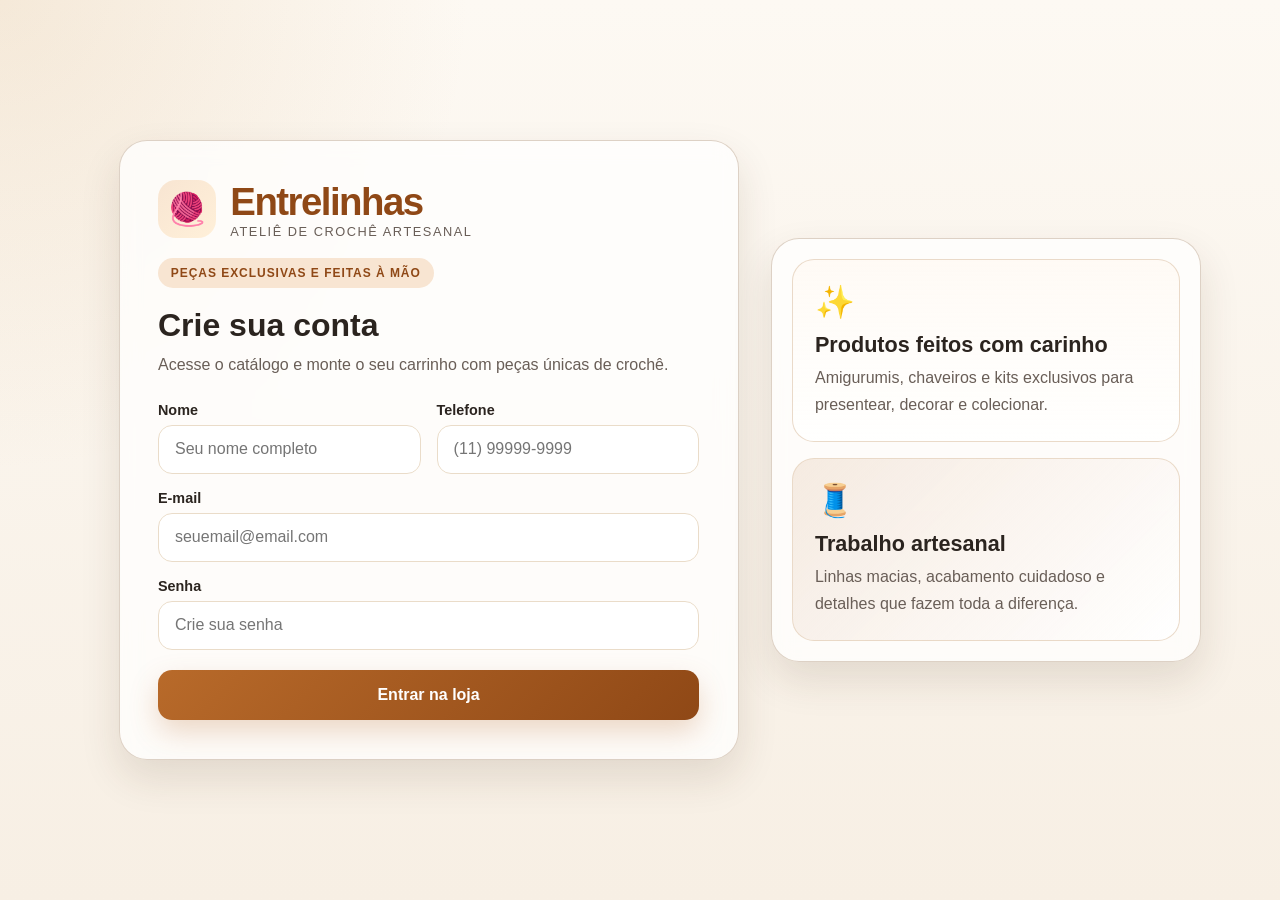
<file: src/Front/index.html>
<!DOCTYPE html>
<html lang="pt-BR">
<head>
  <meta charset="UTF-8" />
  <meta name="viewport" content="width=device-width, initial-scale=1.0" />
  <title>Entrelinhas | Loja de Crochê</title>
  <link rel="stylesheet" href="style.css" />
</head>
<body>
  <div id="tela-login" class="tela-login">
    <div class="panel-login">
      <div class="brand-box">
        <span class="brand-mark">🧶</span>
        <div>
          <h1>Entrelinhas</h1>
          <p>Ateliê de crochê artesanal</p>
        </div>
      </div>

      <div class="login-badge">Peças exclusivas e feitas à mão</div>

      <h2>Crie sua conta</h2>
      <p class="subtitulo">Acesse o catálogo e monte o seu carrinho com peças únicas de crochê.</p>

      <form id="form-login" class="form-login">
        <div class="campo-duplo">
          <div class="campo">
            <label for="nome-login">Nome</label>
            <input id="nome-login" type="text" placeholder="Seu nome completo" required />
          </div>

          <div class="campo">
            <label for="telefone-login">Telefone</label>
            <input id="telefone-login" type="tel" placeholder="(11) 99999-9999" required />
          </div>
        </div>

        <div class="campo">
          <label for="email-login">E-mail</label>
          <input id="email-login" type="email" placeholder="seuemail@email.com" required />
        </div>

        <div class="campo">
          <label for="senha-login">Senha</label>
          <input id="senha-login" type="password" placeholder="Crie sua senha" required />
        </div>

        <button type="submit" class="btn-login">Entrar na loja</button>
      </form>
    </div>

    <div class="login-arte">
      <div class="arte-card">
        <span class="arte-icone">✨</span>
        <h3>Produtos feitos com carinho</h3>
        <p>Amigurumis, chaveiros e kits exclusivos para presentear, decorar e colecionar.</p>
      </div>
      <div class="arte-card destaque">
        <span class="arte-icone">🧵</span>
        <h3>Trabalho artesanal</h3>
        <p>Linhas macias, acabamento cuidadoso e detalhes que fazem toda a diferença.</p>
      </div>
    </div>
  </div>

  <div id="sistema-loja" class="sistema-loja oculto">
    <header class="header">
      <div class="logo">
        <span class="icon">🧶</span>
        <div>
          <h1>Entrelinhas</h1>
          <p>Crochê & Amigurumis</p>
        </div>
      </div>

      <div class="usuario-logado">
        <span id="nome-usuario-logado">👤 Cliente</span>
        <button class="btn-sair" type="button" onclick="fazerLogout()">Sair</button>
      </div>
    </header>

    <main class="container">
      <section class="catalogo-section">
        <div class="titulo-catalogo">
          <div>
            <span class="eyebrow">Coleção exclusiva</span>
            <h2>Catálogo de peças</h2>
          </div>
        </div>

        <div id="grid-produtos" class="grid-produtos"></div>
      </section>

      <aside class="carrinho-section">
        <h2>🛍️ Meu carrinho</h2>

        <div id="lista-carrinho" class="lista-carrinho"></div>

        <div class="resumo-financeiro">
          <div class="linha-valor">
            <span>Subtotal</span>
            <span id="subtotal-val">R$ 0,00</span>
          </div>
          <div class="linha-valor">
            <span>Frete</span>
            <span id="frete-val">R$ 0,00</span>
          </div>
          <div class="linha-valor total">
            <span>Total geral</span>
            <span id="total-val">R$ 0,00</span>
          </div>

          <div class="acoes-carrinho">
            <button class="btn-retirar" type="button" onclick="limparCarrinho()">Retirar itens</button>
            <button class="btn-finalizar" type="button" onclick="finalizarCompra()">Confirmar compra</button>
          </div>
        </div>
      </aside>
    </main>
  </div>

  <script src="script.js"></script>
</body>
</html>
</file>
<file: src/Front/style.css>
:root {
  --bg: #fdf8f2;
  --bg-strong: #f7efe4;
  --panel: rgba(255, 255, 255, 0.88);
  --panel-strong: #fffdfb;
  --primary: #b86a2a;
  --primary-dark: #8f4816;
  --primary-soft: #f8e5d2;
  --accent: #d8b07b;
  --text: #2b241f;
  --muted: #695e57;
  --line: #eadcc9;
  --success: #2f7d5a;
  --success-dark: #1f5b3d;
  --shadow: 0 18px 40px rgba(66, 43, 18, 0.12);
}

* {
  margin: 0;
  padding: 0;
  box-sizing: border-box;
  font-family: 'Segoe UI', Tahoma, Geneva, Verdana, sans-serif;
}

body {
  background:
    radial-gradient(circle at top left, rgba(216, 176, 123, 0.22), transparent 30%),
    linear-gradient(180deg, #fdf9f3 0%, #f7efe4 100%);
  color: var(--text);
}

button,
input {
  font: inherit;
}

.oculto {
  display: none !important;
}

.tela-login {
  min-height: 100vh;
  display: grid;
  grid-template-columns: 1.2fr 0.8fr;
  align-items: center;
  gap: 2rem;
  padding: 3rem clamp(1.5rem, 4vw, 4rem);
}

.panel-login,
.login-arte {
  background: rgba(255, 255, 255, 0.75);
  backdrop-filter: blur(10px);
  border: 1px solid rgba(218, 205, 191, 0.9);
  border-radius: 28px;
  box-shadow: var(--shadow);
}

.panel-login {
  padding: clamp(1.5rem, 3vw, 2.5rem);
  max-width: 620px;
  width: 100%;
  justify-self: end;
}

.brand-box {
  display: flex;
  align-items: center;
  gap: 0.9rem;
  margin-bottom: 1.2rem;
}

.brand-mark {
  display: inline-flex;
  align-items: center;
  justify-content: center;
  width: 58px;
  height: 58px;
  border-radius: 18px;
  background: linear-gradient(135deg, var(--primary-soft), #fff0d9);
  font-size: 2rem;
}

.brand-box h1 {
  font-size: clamp(1.8rem, 3vw, 2.5rem);
  color: var(--primary-dark);
  letter-spacing: -0.04em;
}

.brand-box p {
  color: var(--muted);
  font-size: 0.8rem;
  letter-spacing: 0.12em;
  text-transform: uppercase;
}

.login-badge {
  display: inline-block;
  background: var(--primary-soft);
  color: var(--primary-dark);
  font-size: 0.75rem;
  font-weight: 700;
  letter-spacing: 0.08em;
  text-transform: uppercase;
  border-radius: 999px;
  padding: 0.5rem 0.8rem;
  margin-bottom: 1.2rem;
}

.panel-login h2 {
  font-size: clamp(1.8rem, 2.5vw, 2.3rem);
  margin-bottom: 0.5rem;
}

.subtitulo {
  color: var(--muted);
  line-height: 1.6;
  margin-bottom: 1.5rem;
}

.form-login {
  display: flex;
  flex-direction: column;
  gap: 1rem;
}

.campo-duplo {
  display: grid;
  grid-template-columns: 1fr 1fr;
  gap: 1rem;
}

.campo {
  display: flex;
  flex-direction: column;
  gap: 0.45rem;
}

.campo label {
  color: var(--text);
  font-weight: 600;
  font-size: 0.9rem;
}

.campo input {
  width: 100%;
  padding: 0.9rem 1rem;
  border-radius: 14px;
  border: 1px solid var(--line);
  background: rgba(255, 255, 255, 0.9);
  color: var(--text);
  transition: border 0.2s ease, box-shadow 0.2s ease;
}

.campo input:focus {
  outline: none;
  border-color: var(--primary);
  box-shadow: 0 0 0 4px rgba(184, 106, 42, 0.12);
}

.btn-login {
  background: linear-gradient(135deg, var(--primary), var(--primary-dark));
  border: none;
  color: white;
  padding: 1rem 1.2rem;
  border-radius: 14px;
  font-weight: 700;
  cursor: pointer;
  margin-top: 0.3rem;
  transition: transform 0.2s ease, box-shadow 0.2s ease;
  box-shadow: 0 12px 28px rgba(184, 106, 42, 0.25);
}

.btn-login:hover {
  transform: translateY(-1px);
}

.login-arte {
  width: min(100%, 430px);
  display: flex;
  flex-direction: column;
  gap: 1rem;
  padding: 1.25rem;
  justify-self: start;
}

.arte-card {
  background: linear-gradient(180deg, rgba(255, 250, 244, 0.9), rgba(255, 255, 255, 0.75));
  border: 1px solid rgba(232, 214, 196, 0.9);
  border-radius: 22px;
  padding: 1.4rem;
}

.arte-card.destaque {
  background: linear-gradient(135deg, rgba(184, 106, 42, 0.12), rgba(255, 255, 255, 0.9));
}

.arte-icone {
  display: inline-flex;
  font-size: 2rem;
  margin-bottom: 0.7rem;
}

.arte-card h3 {
  font-size: 1.35rem;
  margin-bottom: 0.4rem;
}

.arte-card p {
  color: var(--muted);
  line-height: 1.7;
}

.header {
  background: rgba(255, 255, 255, 0.7);
  border-bottom: 1px solid var(--line);
  backdrop-filter: blur(8px);
  padding: 1rem 2rem;
  display: flex;
  justify-content: space-between;
  align-items: center;
}

.logo {
  display: flex;
  align-items: center;
  gap: 12px;
}

.logo .icon {
  display: inline-flex;
  width: 48px;
  height: 48px;
  align-items: center;
  justify-content: center;
  border-radius: 14px;
  background: linear-gradient(135deg, var(--primary-soft), #fff);
  font-size: 1.9rem;
}

.logo h1 {
  font-size: 1.35rem;
  color: var(--primary-dark);
}

.logo p {
  font-size: 0.75rem;
  color: var(--muted);
  letter-spacing: 0.08em;
  text-transform: uppercase;
}

.usuario-logado {
  display: flex;
  align-items: center;
  gap: 0.8rem;
  color: var(--text);
  font-weight: 600;
}

.btn-sair {
  background: var(--primary-soft);
  color: var(--primary-dark);
  border: 1px solid rgba(184, 106, 42, 0.15);
  border-radius: 999px;
  padding: 0.55rem 0.9rem;
  cursor: pointer;
  font-weight: 700;
}

.container {
  max-width: 1200px;
  margin: 2rem auto;
  padding: 0 1rem 2rem;
  display: grid;
  grid-template-columns: 2fr 1fr;
  gap: 2rem;
}

.catalogo-section,
.carrinho-section {
  background: rgba(255, 255, 255, 0.8);
  border: 1px solid var(--line);
  border-radius: 24px;
  box-shadow: var(--shadow);
  padding: 1.4rem;
}

.titulo-catalogo {
  display: flex;
  align-items: center;
  justify-content: space-between;
  margin-bottom: 1.2rem;
}

.eyebrow {
  display: inline-block;
  color: var(--primary-dark);
  background: var(--primary-soft);
  border-radius: 999px;
  padding: 0.35rem 0.7rem;
  font-size: 0.72rem;
  font-weight: 700;
  letter-spacing: 0.08em;
  text-transform: uppercase;
  margin-bottom: 0.4rem;
}

.catalogo-section h2,
.carrinho-section h2 {
  font-size: clamp(1.4rem, 2vw, 2rem);
  color: var(--text);
}

.grid-produtos {
  display: grid;
  grid-template-columns: repeat(auto-fit, minmax(220px, 1fr));
  gap: 1.2rem;
}

.card-produto {
  background: linear-gradient(180deg, rgba(255, 255, 255, 0.96), rgba(255, 250, 244, 0.96));
  border: 1px solid rgba(232, 214, 196, 0.9);
  border-radius: 22px;
  overflow: hidden;
  transition: transform 0.25s ease, box-shadow 0.25s ease;
}

.card-produto:hover {
  transform: translateY(-4px);
  box-shadow: 0 14px 30px rgba(75, 53, 30, 0.12);
}

.card-produto img {
  width: 100%;
  height: 185px;
  object-fit: cover;
  display: block;
}

.card-content {
  padding: 1rem;
  display: flex;
  flex-direction: column;
  gap: 0.8rem;
}

.tag {
  display: inline-flex;
  width: fit-content;
  background: var(--primary-soft);
  color: var(--primary-dark);
  border-radius: 999px;
  padding: 0.35rem 0.7rem;
  font-size: 0.68rem;
  font-weight: 700;
  letter-spacing: 0.04em;
}

.card-produto h3 {
  font-size: 1.08rem;
  margin: 0.2rem 0 0.4rem;
}

.card-produto p {
  color: var(--muted);
  font-size: 0.82rem;
  line-height: 1.6;
}

.card-footer {
  display: flex;
  justify-content: space-between;
  gap: 0.75rem;
  align-items: center;
  border-top: 1px solid rgba(234, 220, 201, 0.8);
  padding-top: 0.8rem;
}

.preco {
  font-size: 1.2rem;
  font-weight: 800;
  color: var(--primary-dark);
}

.btn-adicionar {
  background: linear-gradient(135deg, var(--primary), var(--primary-dark));
  color: white;
  border: none;
  border-radius: 12px;
  padding: 0.7rem 0.9rem;
  font-weight: 700;
  cursor: pointer;
  box-shadow: 0 12px 24px rgba(184, 106, 42, 0.26);
}

.carrinho-section {
  position: sticky;
  top: 1.3rem;
  height: fit-content;
}

.lista-carrinho {
  margin-top: 1.2rem;
  display: flex;
  flex-direction: column;
  gap: 0.8rem;
  min-height: 120px;
}

.carrinho-vazio {
  text-align: center;
  color: var(--muted);
  font-size: 0.92rem;
  padding: 2rem 1rem;
  border: 1px dashed var(--line);
  border-radius: 16px;
  background: rgba(248, 244, 239, 0.9);
}

.item-carrinho {
  display: flex;
  align-items: center;
  justify-content: space-between;
  gap: 0.8rem;
  padding: 0.9rem 0.8rem;
  border-radius: 16px;
  background: linear-gradient(135deg, rgba(255, 248, 240, 0.9), rgba(255, 255, 255, 0.85));
  border: 1px solid rgba(231, 216, 199, 0.9);
}

.item-carrinho .info {
  flex: 1;
}

.item-carrinho .info h4 {
  font-size: 0.92rem;
  margin-bottom: 0.2rem;
}

.item-carrinho .info span {
  font-size: 0.76rem;
  color: var(--muted);
}

.qtd-controles {
  display: flex;
  align-items: center;
  gap: 0.45rem;
  font-weight: 700;
}

.qtd-controles button {
  width: 28px;
  height: 28px;
  border: none;
  border-radius: 9px;
  background: var(--primary-soft);
  color: var(--primary-dark);
  cursor: pointer;
  font-size: 1rem;
  font-weight: 700;
}

.resumo-financeiro {
  margin-top: 1.25rem;
  border-top: 1px dashed var(--line);
  padding-top: 1rem;
}

.linha-valor {
  display: flex;
  align-items: center;
  justify-content: space-between;
  margin-bottom: 0.6rem;
  color: var(--muted);
}

.linha-valor.total {
  font-size: 1.15rem;
  font-weight: 800;
  color: var(--text);
  margin-top: 0.7rem;
}

.acoes-carrinho {
  display: grid;
  grid-template-columns: 1fr 1fr;
  gap: 0.7rem;
  margin-top: 1rem;
}

.btn-retirar,
.btn-finalizar {
  border: none;
  border-radius: 12px;
  padding: 0.9rem 0.8rem;
  font-weight: 700;
  cursor: pointer;
}

.btn-retirar {
  background: #fff3ea;
  color: var(--primary-dark);
  border: 1px solid rgba(184, 106, 42, 0.15);
}

.btn-finalizar {
  background: linear-gradient(135deg, var(--success), var(--success-dark));
  color: white;
}

@media (max-width: 900px) {
  .tela-login {
    grid-template-columns: 1fr;
  }

  .panel-login,
  .login-arte {
    justify-self: center;
    width: min(100%, 600px);
  }
}

@media (max-width: 768px) {
  .container {
    grid-template-columns: 1fr;
  }

  .header {
    flex-direction: column;
    gap: 0.8rem;
    align-items: flex-start;
  }

  .campo-duplo,
  .acoes-carrinho {
    grid-template-columns: 1fr;
  }
}
</file>
